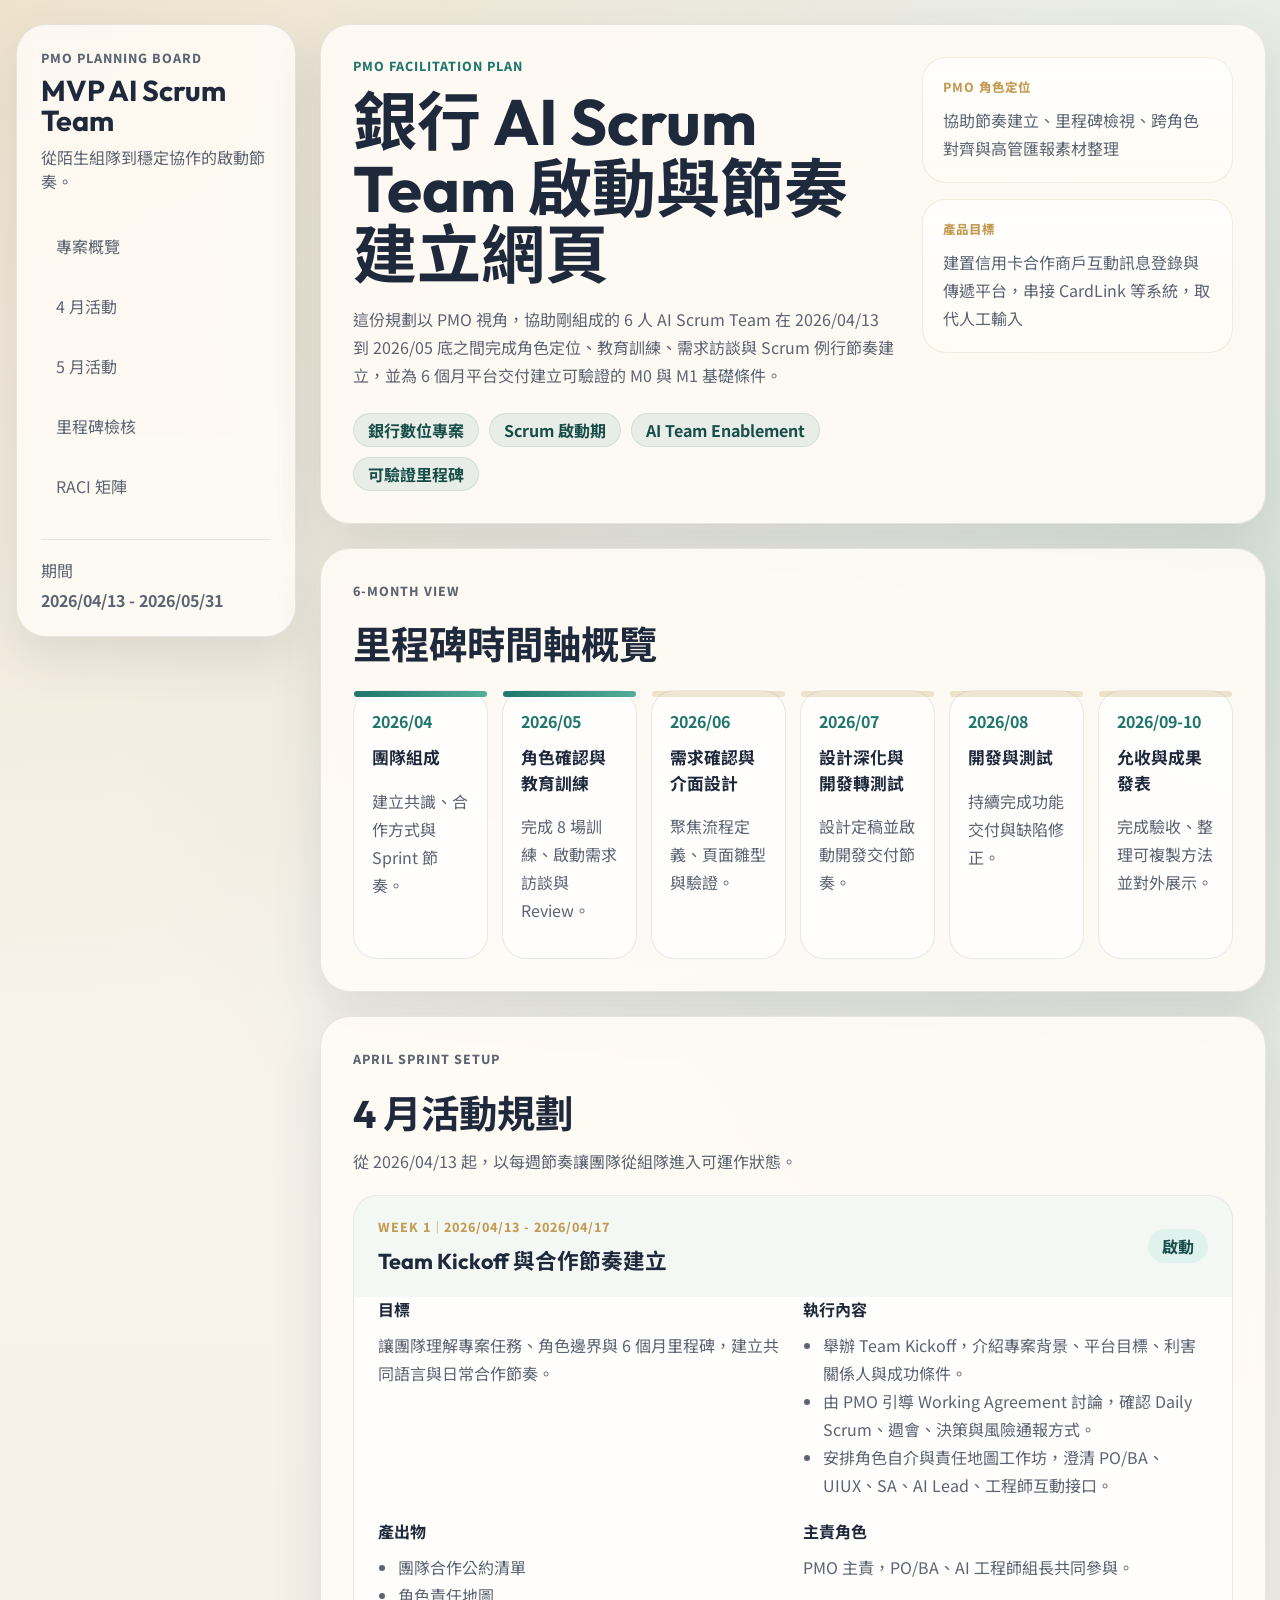
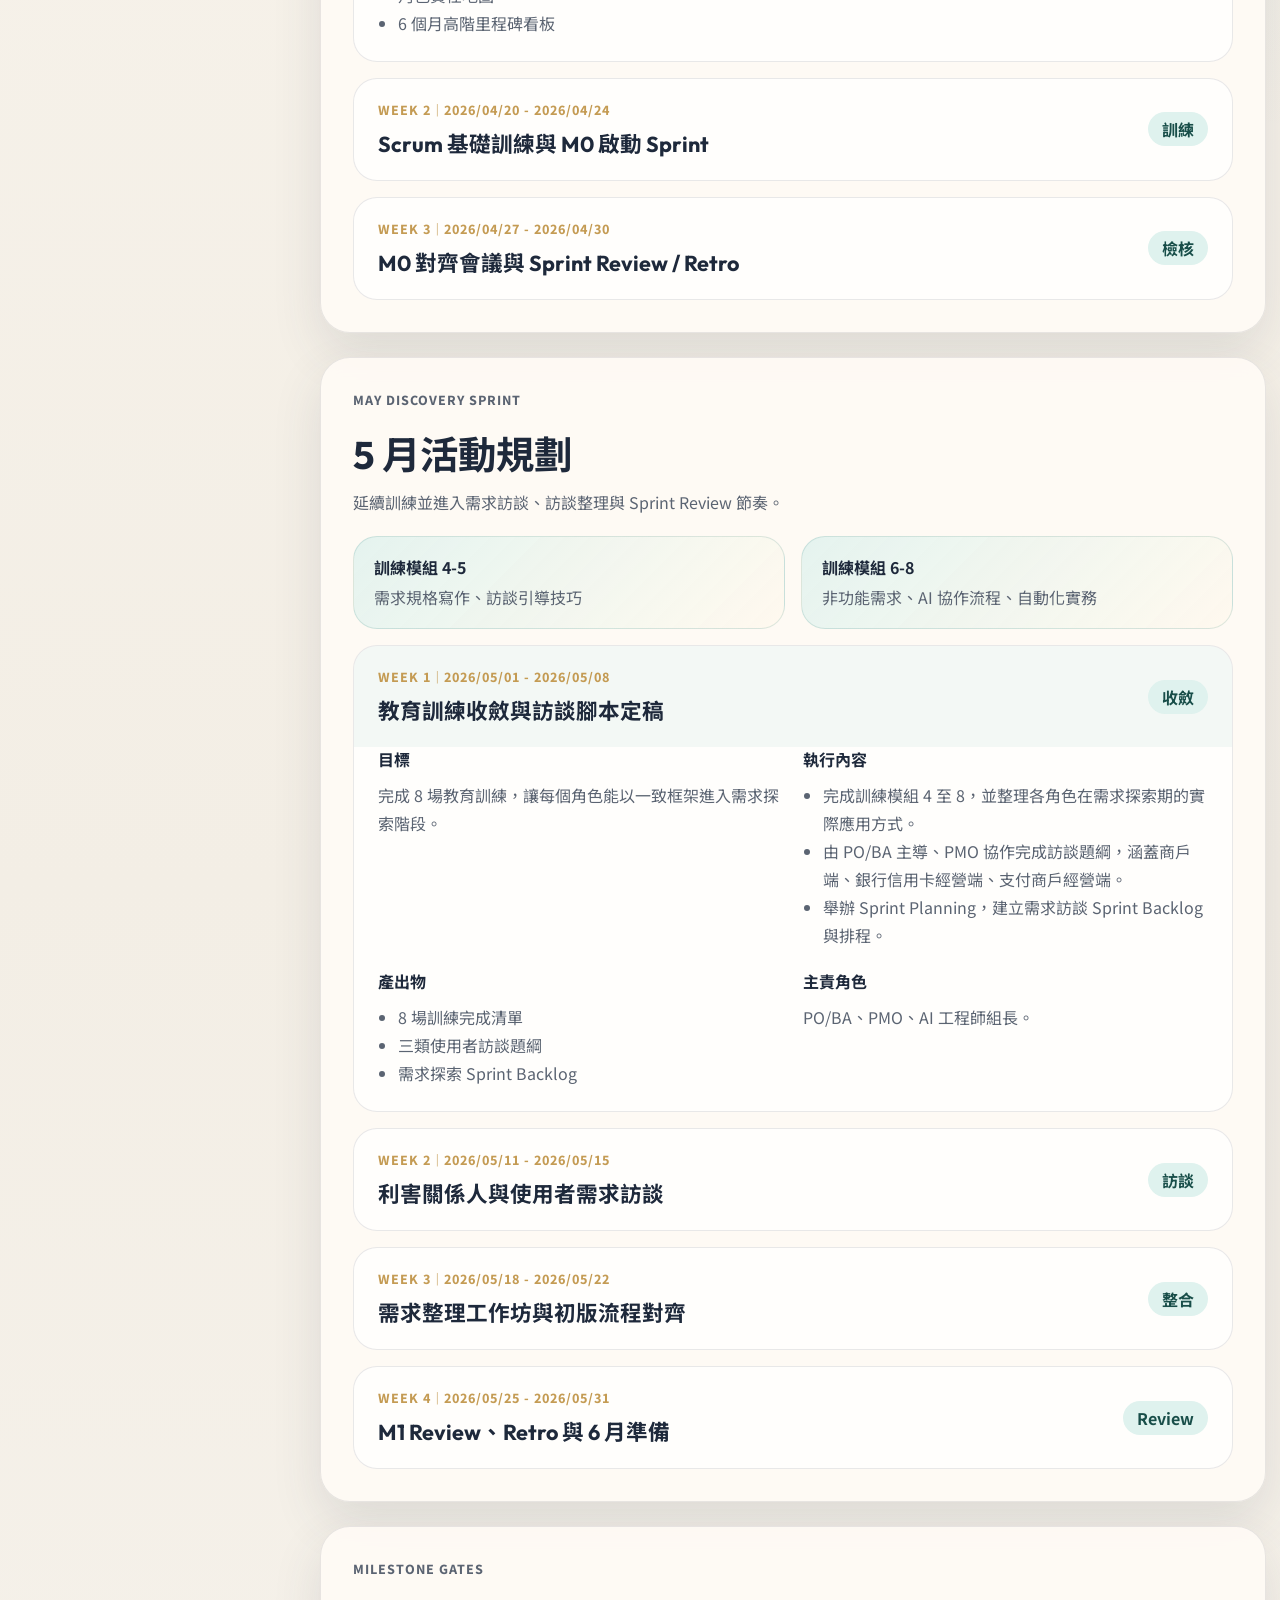
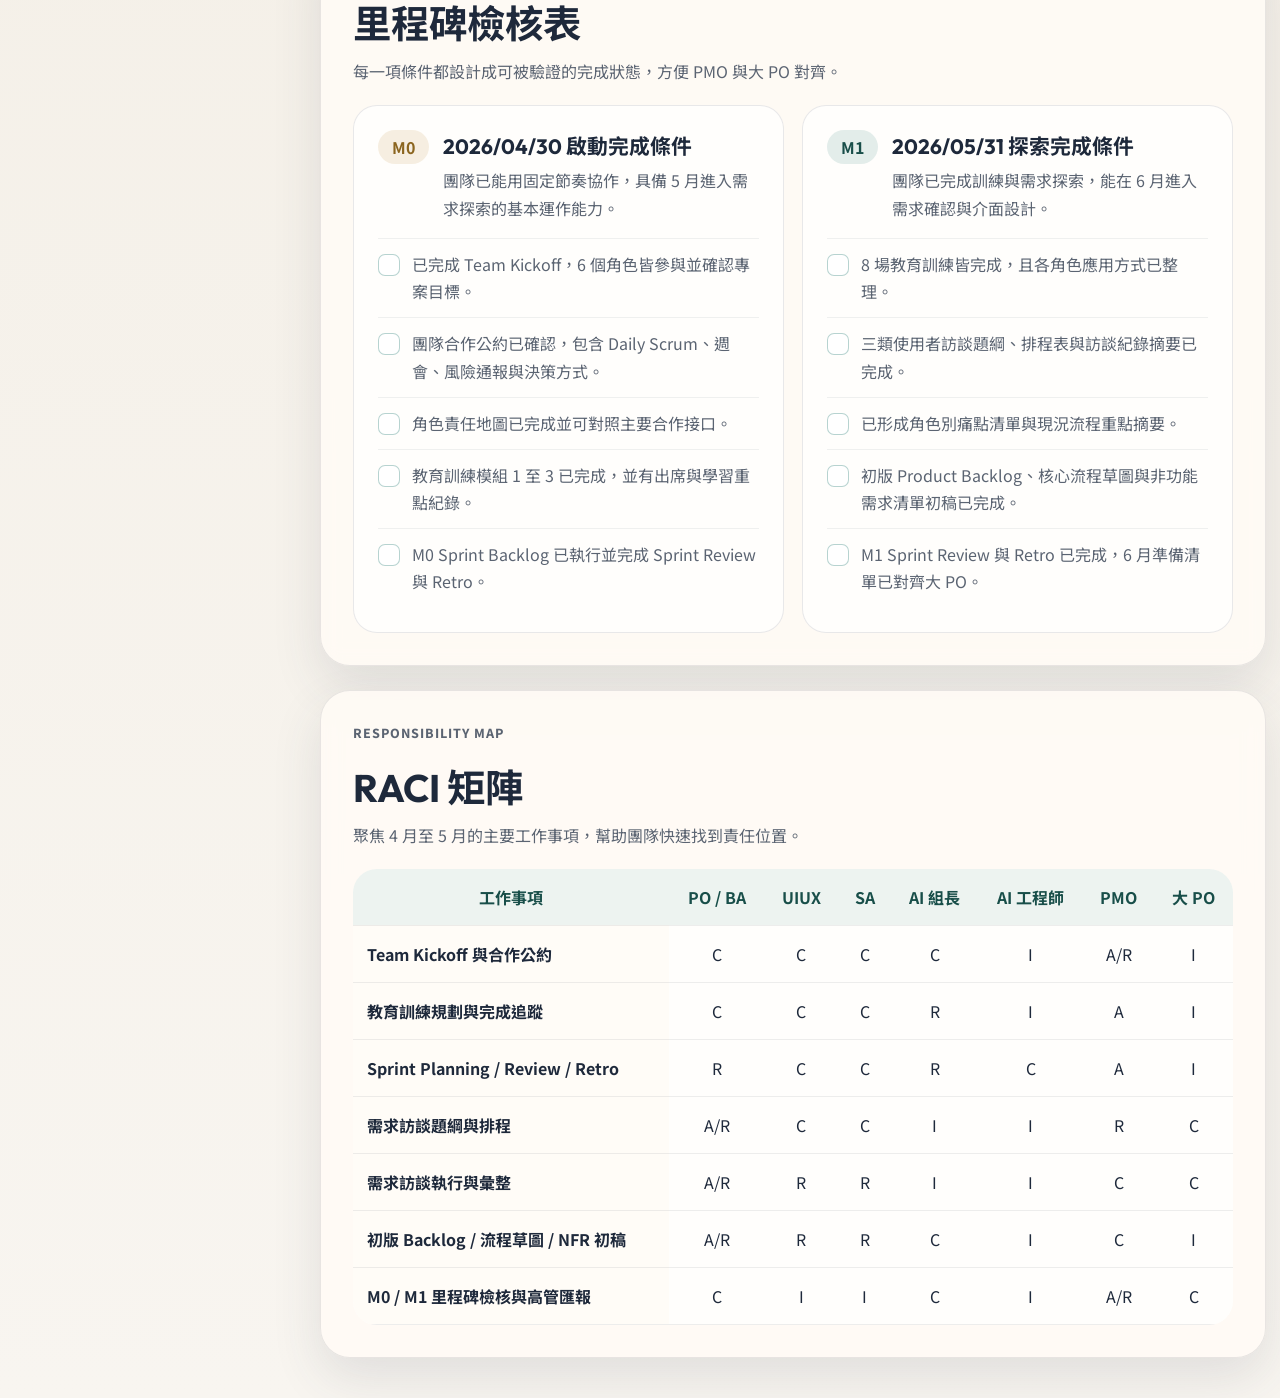
<file: index.html>
﻿<!doctype html>
<html lang="zh-Hant">
<head>
  <meta charset="utf-8">
  <meta name="viewport" content="width=device-width, initial-scale=1">
  <title>MVP AI Scrum Team 活動規劃</title>
  <meta
    name="description"
    content="PMO 規劃的 AI Scrum Team 2026/04/13 至 2026/05 活動單頁網站，含時間軸、活動卡、里程碑與 RACI。"
  >
  <link rel="preconnect" href="https://fonts.googleapis.com">
  <link rel="preconnect" href="https://fonts.gstatic.com" crossorigin>
  <link
    href="https://fonts.googleapis.com/css2?family=Noto+Sans+TC:wght@400;500;700;800&family=Outfit:wght@500;600;700&display=swap"
    rel="stylesheet"
  >
  <style>
    :root {
      color-scheme: light;
      --panel: rgba(255, 251, 245, 0.9);
      --panel-strong: #fffdf8;
      --line: rgba(30, 41, 59, 0.1);
      --line-strong: rgba(20, 76, 73, 0.2);
      --text: #1e293b;
      --muted: #5b6472;
      --accent: #1f766c;
      --accent-deep: #184e49;
      --accent-soft: #dff2ee;
      --gold: #c49b53;
      --shadow: 0 20px 50px rgba(58, 66, 86, 0.12);
      --radius-xl: 30px;
      --radius-lg: 24px;
    }

    * {
      box-sizing: border-box;
    }

    html {
      scroll-behavior: smooth;
    }

    body {
      margin: 0;
      min-height: 100vh;
      color: var(--text);
      font-family: "Noto Sans TC", sans-serif;
      background:
        radial-gradient(circle at top left, rgba(196, 155, 83, 0.22), transparent 22%),
        radial-gradient(circle at right 12%, rgba(31, 118, 108, 0.14), transparent 28%),
        linear-gradient(180deg, #faf6ef 0%, #f3eee5 54%, #f8f5f0 100%);
    }

    a {
      color: inherit;
    }

    .page-shell {
      width: min(1440px, calc(100% - 32px));
      margin: 0 auto;
      padding: 24px 0 40px;
      display: grid;
      grid-template-columns: 280px minmax(0, 1fr);
      gap: 24px;
    }

    .sidebar {
      position: sticky;
      top: 24px;
      align-self: start;
      padding: 24px;
      border: 1px solid var(--line);
      border-radius: var(--radius-xl);
      background: rgba(255, 253, 248, 0.82);
      box-shadow: var(--shadow);
      backdrop-filter: blur(12px);
    }

    .sidebar__brand h1,
    .hero h2,
    .section-heading h3,
    .activity-card h4,
    .check-card h4 {
      font-family: "Outfit", "Noto Sans TC", sans-serif;
    }

    .sidebar__eyebrow,
    .eyebrow,
    .panel-card__label,
    .activity-card__date {
      letter-spacing: 0.08em;
      text-transform: uppercase;
    }

    .sidebar__brand h1 {
      margin: 8px 0 10px;
      font-size: 1.8rem;
      line-height: 1.05;
    }

    .sidebar__brand p,
    .sidebar__meta span,
    .sidebar__meta strong {
      margin: 0;
      color: var(--muted);
    }

    .sidebar__nav {
      display: grid;
      gap: 10px;
      margin: 28px 0;
    }

    .sidebar__nav a {
      padding: 12px 14px;
      border: 1px solid transparent;
      border-radius: 999px;
      text-decoration: none;
      color: var(--muted);
      transition: 180ms ease;
    }

    .sidebar__nav a:hover,
    .sidebar__nav a:focus-visible {
      color: var(--accent-deep);
      border-color: var(--line-strong);
      background: rgba(31, 118, 108, 0.08);
      outline: none;
    }

    .sidebar__meta {
      display: grid;
      gap: 6px;
      padding-top: 18px;
      border-top: 1px solid var(--line);
    }

    .content {
      display: grid;
      gap: 24px;
    }

    .hero,
    .timeline,
    .planning,
    .milestone,
    .raci {
      padding: 32px;
      border: 1px solid var(--line);
      border-radius: var(--radius-xl);
      background: var(--panel);
      box-shadow: var(--shadow);
      backdrop-filter: blur(10px);
    }

    .hero {
      display: grid;
      grid-template-columns: minmax(0, 1.4fr) minmax(280px, 0.8fr);
      gap: 24px;
      align-items: start;
    }

    .eyebrow,
    .sidebar__eyebrow {
      margin: 0;
      color: var(--accent);
      font-size: 0.78rem;
      font-weight: 800;
    }

    .hero h2 {
      margin: 14px 0 0;
      font-size: clamp(2.2rem, 5vw, 4.2rem);
      line-height: 1.04;
    }

    .lead,
    .section-heading p,
    .timeline__item p,
    .panel-card__value,
    .activity-card__body p,
    .check-card__header p {
      color: var(--muted);
      line-height: 1.75;
    }

    .hero__chips {
      display: flex;
      gap: 10px;
      flex-wrap: wrap;
      margin-top: 24px;
    }

    .hero__chips span,
    .activity-card__tag,
    .check-card__badge {
      display: inline-flex;
      align-items: center;
      min-height: 34px;
      padding: 0 14px;
      border-radius: 999px;
      font-weight: 700;
    }

    .hero__chips span {
      color: var(--accent-deep);
      background: rgba(31, 118, 108, 0.09);
      border: 1px solid rgba(31, 118, 108, 0.12);
    }

    .hero__panel {
      display: grid;
      gap: 16px;
    }

    .panel-card {
      padding: 20px;
      border-radius: var(--radius-lg);
      background:
        linear-gradient(180deg, rgba(255, 255, 255, 0.72), rgba(255, 251, 245, 0.98)),
        var(--panel-strong);
      border: 1px solid rgba(196, 155, 83, 0.18);
    }

    .panel-card__label {
      margin: 0 0 10px;
      color: var(--gold);
      font-size: 0.78rem;
      font-weight: 800;
    }

    .panel-card__value {
      margin: 0;
      font-size: 1rem;
    }

    .section-heading {
      margin-bottom: 20px;
    }

    .section-heading h3 {
      margin: 12px 0 8px;
      font-size: clamp(1.6rem, 3vw, 2.6rem);
    }

    .section-heading p {
      margin: 0;
    }

    .timeline__track {
      display: grid;
      grid-template-columns: repeat(6, minmax(0, 1fr));
      gap: 14px;
    }

    .timeline__item {
      position: relative;
      min-height: 190px;
      padding: 18px;
      border-radius: var(--radius-lg);
      background: rgba(255, 255, 255, 0.72);
      border: 1px solid var(--line);
    }

    .timeline__item::before {
      content: "";
      position: absolute;
      inset: 0 auto auto 0;
      width: 100%;
      height: 6px;
      border-radius: 999px;
      background: rgba(196, 155, 83, 0.25);
    }

    .timeline__item.is-current::before {
      background: linear-gradient(90deg, var(--accent), #54ae99);
    }

    .timeline__item span {
      display: block;
      color: var(--accent);
      font-weight: 700;
      margin-bottom: 12px;
    }

    .timeline__item strong {
      display: block;
      font-size: 1.05rem;
      line-height: 1.5;
    }

    .activity-list {
      display: grid;
      gap: 16px;
    }

    .activity-card {
      border: 1px solid var(--line);
      border-radius: var(--radius-lg);
      background: rgba(255, 255, 255, 0.68);
      overflow: hidden;
    }

    .activity-card summary {
      display: flex;
      justify-content: space-between;
      align-items: center;
      gap: 16px;
      padding: 22px 24px;
      cursor: pointer;
      list-style: none;
    }

    .activity-card summary::-webkit-details-marker {
      display: none;
    }

    .activity-card[open] summary {
      background: rgba(31, 118, 108, 0.05);
    }

    .activity-card__date {
      margin: 0 0 8px;
      color: var(--gold);
      font-size: 0.78rem;
      font-weight: 800;
    }

    .activity-card h4 {
      margin: 0;
      font-size: 1.35rem;
    }

    .activity-card__tag {
      flex-shrink: 0;
      color: var(--accent-deep);
      background: var(--accent-soft);
    }

    .activity-card__body {
      display: grid;
      grid-template-columns: repeat(2, minmax(0, 1fr));
      gap: 20px;
      padding: 0 24px 24px;
    }

    .activity-card__body h5 {
      margin: 0 0 10px;
      font-size: 1rem;
    }

    .activity-card__body p,
    .activity-card__body ul {
      margin: 0;
    }

    .activity-card__body ul {
      padding-left: 20px;
      color: var(--muted);
      line-height: 1.75;
    }

    .training-strip {
      display: grid;
      grid-template-columns: repeat(2, minmax(0, 1fr));
      gap: 16px;
      margin-bottom: 16px;
    }

    .training-strip__item {
      padding: 18px 20px;
      border-radius: var(--radius-lg);
      border: 1px solid rgba(31, 118, 108, 0.15);
      background: linear-gradient(135deg, rgba(223, 242, 238, 0.82), rgba(255, 249, 238, 0.9));
    }

    .training-strip__item strong,
    .training-strip__item span {
      display: block;
    }

    .training-strip__item strong {
      margin-bottom: 6px;
    }

    .training-strip__item span {
      color: var(--muted);
      line-height: 1.6;
    }

    .milestone-grid {
      display: grid;
      grid-template-columns: repeat(2, minmax(0, 1fr));
      gap: 18px;
    }

    .check-card {
      padding: 24px;
      border-radius: var(--radius-lg);
      border: 1px solid var(--line);
      background: rgba(255, 255, 255, 0.74);
    }

    .check-card__header {
      display: flex;
      gap: 14px;
      align-items: flex-start;
      margin-bottom: 16px;
    }

    .check-card__badge {
      background: rgba(196, 155, 83, 0.16);
      color: #8b651f;
    }

    .check-card__badge.is-secondary {
      color: var(--accent-deep);
      background: rgba(31, 118, 108, 0.12);
    }

    .check-card h4 {
      margin: 0 0 6px;
      font-size: 1.3rem;
    }

    .check-card__header p {
      margin: 0;
    }

    .check-item {
      display: flex;
      gap: 12px;
      align-items: flex-start;
      padding: 12px 0;
      border-top: 1px solid rgba(30, 41, 59, 0.07);
      cursor: pointer;
    }

    .check-item input {
      appearance: none;
      width: 22px;
      height: 22px;
      margin: 3px 0 0;
      flex-shrink: 0;
      border: 1.5px solid rgba(31, 118, 108, 0.32);
      border-radius: 7px;
      background: #fff;
      display: grid;
      place-items: center;
    }

    .check-item input::after {
      content: "";
      width: 10px;
      height: 10px;
      border-radius: 3px;
      transform: scale(0);
      transition: transform 150ms ease;
      background: var(--accent);
    }

    .check-item input:checked::after {
      transform: scale(1);
    }

    .check-item span {
      color: var(--muted);
      line-height: 1.7;
    }

    .check-item.is-complete span {
      color: var(--text);
    }

    .table-wrap {
      overflow-x: auto;
    }

    table {
      width: 100%;
      border-collapse: collapse;
      min-width: 880px;
      background: rgba(255, 255, 255, 0.72);
      border-radius: var(--radius-lg);
      overflow: hidden;
    }

    thead th {
      background: rgba(31, 118, 108, 0.08);
      color: var(--accent-deep);
    }

    th,
    td {
      padding: 16px 14px;
      border-bottom: 1px solid rgba(30, 41, 59, 0.08);
      text-align: center;
    }

    tbody th {
      text-align: left;
      background: rgba(255, 251, 245, 0.72);
    }

    .reveal {
      opacity: 0;
      transform: translateY(26px);
    }

    .reveal.is-visible {
      animation: reveal-up 700ms cubic-bezier(0.2, 0.8, 0.2, 1) forwards;
    }

    @keyframes reveal-up {
      from {
        opacity: 0;
        transform: translateY(26px);
      }
      to {
        opacity: 1;
        transform: translateY(0);
      }
    }

    @media (max-width: 1180px) {
      .page-shell {
        grid-template-columns: 1fr;
      }

      .sidebar {
        position: relative;
        top: auto;
      }

      .timeline__track {
        grid-template-columns: repeat(3, minmax(0, 1fr));
      }
    }

    @media (max-width: 900px) {
      .hero,
      .activity-card__body,
      .milestone-grid,
      .training-strip {
        grid-template-columns: 1fr;
      }
    }

    @media (max-width: 720px) {
      .page-shell {
        width: min(100%, calc(100% - 20px));
        padding-top: 10px;
      }

      .hero,
      .timeline,
      .planning,
      .milestone,
      .raci,
      .sidebar {
        padding: 22px;
        border-radius: 22px;
      }

      .timeline__track {
        grid-template-columns: 1fr;
      }

      .activity-card summary {
        align-items: flex-start;
        flex-direction: column;
      }
    }
  </style>
</head>
<body>
  <div class="page-shell">
    <aside class="sidebar reveal" aria-label="頁面導覽">
      <div class="sidebar__brand">
        <p class="sidebar__eyebrow">PMO Planning Board</p>
        <h1>MVP AI Scrum Team</h1>
        <p>從陌生組隊到穩定協作的啟動節奏。</p>
      </div>
      <nav class="sidebar__nav">
        <a href="#hero">專案概覽</a>
        <a href="#april">4 月活動</a>
        <a href="#may">5 月活動</a>
        <a href="#milestone">里程碑檢核</a>
        <a href="#raci">RACI 矩陣</a>
      </nav>
      <div class="sidebar__meta">
        <span>期間</span>
        <strong>2026/04/13 - 2026/05/31</strong>
      </div>
    </aside>

    <main class="content">
      <section class="hero reveal" id="hero">
        <div class="hero__copy">
          <p class="eyebrow">PMO Facilitation Plan</p>
          <h2>銀行 AI Scrum Team 啟動與節奏建立網頁</h2>
          <p class="lead">
            這份規劃以 PMO 視角，協助剛組成的 6 人 AI Scrum Team
            在 2026/04/13 到 2026/05 底之間完成角色定位、教育訓練、需求訪談與
            Scrum 例行節奏建立，並為 6 個月平台交付建立可驗證的 M0 與 M1 基礎條件。
          </p>
          <div class="hero__chips">
            <span>銀行數位專案</span>
            <span>Scrum 啟動期</span>
            <span>AI Team Enablement</span>
            <span>可驗證里程碑</span>
          </div>
        </div>
        <div class="hero__panel">
          <div class="panel-card">
            <p class="panel-card__label">PMO 角色定位</p>
            <p class="panel-card__value">
              協助節奏建立、里程碑檢視、跨角色對齊與高管匯報素材整理
            </p>
          </div>
          <div class="panel-card">
            <p class="panel-card__label">產品目標</p>
            <p class="panel-card__value">
              建置信用卡合作商戶互動訊息登錄與傳遞平台，串接 CardLink 等系統，取代人工輸入
            </p>
          </div>
        </div>
      </section>

      <section class="timeline reveal">
        <div class="section-heading">
          <p class="eyebrow">6-Month View</p>
          <h3>里程碑時間軸概覽</h3>
        </div>
        <div class="timeline__track">
          <article class="timeline__item is-current">
            <span>2026/04</span>
            <strong>團隊組成</strong>
            <p>建立共識、合作方式與 Sprint 節奏。</p>
          </article>
          <article class="timeline__item is-current">
            <span>2026/05</span>
            <strong>角色確認與教育訓練</strong>
            <p>完成 8 場訓練、啟動需求訪談與 Review。</p>
          </article>
          <article class="timeline__item">
            <span>2026/06</span>
            <strong>需求確認與介面設計</strong>
            <p>聚焦流程定義、頁面雛型與驗證。</p>
          </article>
          <article class="timeline__item">
            <span>2026/07</span>
            <strong>設計深化與開發轉測試</strong>
            <p>設計定稿並啟動開發交付節奏。</p>
          </article>
          <article class="timeline__item">
            <span>2026/08</span>
            <strong>開發與測試</strong>
            <p>持續完成功能交付與缺陷修正。</p>
          </article>
          <article class="timeline__item">
            <span>2026/09-10</span>
            <strong>允收與成果發表</strong>
            <p>完成驗收、整理可複製方法並對外展示。</p>
          </article>
        </div>
      </section>

      <section class="planning reveal" id="april">
        <div class="section-heading">
          <p class="eyebrow">April Sprint Setup</p>
          <h3>4 月活動規劃</h3>
          <p>從 2026/04/13 起，以每週節奏讓團隊從組隊進入可運作狀態。</p>
        </div>
        <div class="activity-list">
          <details class="activity-card" open>
            <summary>
              <div>
                <p class="activity-card__date">Week 1｜2026/04/13 - 2026/04/17</p>
                <h4>Team Kickoff 與合作節奏建立</h4>
              </div>
              <span class="activity-card__tag">啟動</span>
            </summary>
            <div class="activity-card__body">
              <div>
                <h5>目標</h5>
                <p>讓團隊理解專案任務、角色邊界與 6 個月里程碑，建立共同語言與日常合作節奏。</p>
              </div>
              <div>
                <h5>執行內容</h5>
                <ul>
                  <li>舉辦 Team Kickoff，介紹專案背景、平台目標、利害關係人與成功條件。</li>
                  <li>由 PMO 引導 Working Agreement 討論，確認 Daily Scrum、週會、決策與風險通報方式。</li>
                  <li>安排角色自介與責任地圖工作坊，澄清 PO/BA、UIUX、SA、AI Lead、工程師互動接口。</li>
                </ul>
              </div>
              <div>
                <h5>產出物</h5>
                <ul>
                  <li>團隊合作公約清單</li>
                  <li>角色責任地圖</li>
                  <li>6 個月高階里程碑看板</li>
                </ul>
              </div>
              <div>
                <h5>主責角色</h5>
                <p>PMO 主責，PO/BA、AI 工程師組長共同參與。</p>
              </div>
            </div>
          </details>

          <details class="activity-card">
            <summary>
              <div>
                <p class="activity-card__date">Week 2｜2026/04/20 - 2026/04/24</p>
                <h4>Scrum 基礎訓練與 M0 啟動 Sprint</h4>
              </div>
              <span class="activity-card__tag">訓練</span>
            </summary>
            <div class="activity-card__body">
              <div>
                <h5>目標</h5>
                <p>建立 Scrum 最小共同認知，讓團隊開始用 Sprint 方式運作並追蹤啟動期待辦。</p>
              </div>
              <div>
                <h5>執行內容</h5>
                <ul>
                  <li>完成教育訓練模組 1 至 3：Scrum 框架、需求拆解概念、跨角色協作模式。</li>
                  <li>舉辦 Sprint Planning，建立 M0 啟動 Sprint 待辦並為每項工作指定 owner。</li>
                  <li>開始固定 Daily Scrum，由 PMO 觀察節奏並協助障礙排除。</li>
                </ul>
              </div>
              <div>
                <h5>產出物</h5>
                <ul>
                  <li>M0 Sprint Backlog</li>
                  <li>訓練出席與學習重點紀錄</li>
                  <li>風險與阻礙清單</li>
                </ul>
              </div>
              <div>
                <h5>主責角色</h5>
                <p>PMO、AI 工程師組長。</p>
              </div>
            </div>
          </details>

          <details class="activity-card">
            <summary>
              <div>
                <p class="activity-card__date">Week 3｜2026/04/27 - 2026/04/30</p>
                <h4>M0 對齊會議與 Sprint Review / Retro</h4>
              </div>
              <span class="activity-card__tag">檢核</span>
            </summary>
            <div class="activity-card__body">
              <div>
                <h5>目標</h5>
                <p>確認啟動期產出已形成可運作的團隊基礎，並對大 PO 呈現目前狀態與下階段準備度。</p>
              </div>
              <div>
                <h5>執行內容</h5>
                <ul>
                  <li>進行 Sprint Review，展示合作公約、責任地圖、Sprint 節奏與訓練完成情形。</li>
                  <li>召開 Retrospective，整理初期協作摩擦點、資訊斷點與後續改善行動。</li>
                  <li>由 PMO 與大 PO 對齊 M0 檢核結果與 5 月重點安排。</li>
                </ul>
              </div>
              <div>
                <h5>產出物</h5>
                <ul>
                  <li>M0 里程碑檢核結果</li>
                  <li>Sprint Review 展示頁</li>
                  <li>Retro 改善行動清單</li>
                </ul>
              </div>
              <div>
                <h5>主責角色</h5>
                <p>PMO 主責，大 PO、全體團隊參與。</p>
              </div>
            </div>
          </details>
        </div>
      </section>

      <section class="planning reveal" id="may">
        <div class="section-heading">
          <p class="eyebrow">May Discovery Sprint</p>
          <h3>5 月活動規劃</h3>
          <p>延續訓練並進入需求訪談、訪談整理與 Sprint Review 節奏。</p>
        </div>
        <div class="training-strip">
          <div class="training-strip__item">
            <strong>訓練模組 4-5</strong>
            <span>需求規格寫作、訪談引導技巧</span>
          </div>
          <div class="training-strip__item">
            <strong>訓練模組 6-8</strong>
            <span>非功能需求、AI 協作流程、自動化實務</span>
          </div>
        </div>
        <div class="activity-list">
          <details class="activity-card" open>
            <summary>
              <div>
                <p class="activity-card__date">Week 1｜2026/05/01 - 2026/05/08</p>
                <h4>教育訓練收斂與訪談腳本定稿</h4>
              </div>
              <span class="activity-card__tag">收斂</span>
            </summary>
            <div class="activity-card__body">
              <div>
                <h5>目標</h5>
                <p>完成 8 場教育訓練，讓每個角色能以一致框架進入需求探索階段。</p>
              </div>
              <div>
                <h5>執行內容</h5>
                <ul>
                  <li>完成訓練模組 4 至 8，並整理各角色在需求探索期的實際應用方式。</li>
                  <li>由 PO/BA 主導、PMO 協作完成訪談題綱，涵蓋商戶端、銀行信用卡經營端、支付商戶經營端。</li>
                  <li>舉辦 Sprint Planning，建立需求訪談 Sprint Backlog 與排程。</li>
                </ul>
              </div>
              <div>
                <h5>產出物</h5>
                <ul>
                  <li>8 場訓練完成清單</li>
                  <li>三類使用者訪談題綱</li>
                  <li>需求探索 Sprint Backlog</li>
                </ul>
              </div>
              <div>
                <h5>主責角色</h5>
                <p>PO/BA、PMO、AI 工程師組長。</p>
              </div>
            </div>
          </details>

          <details class="activity-card">
            <summary>
              <div>
                <p class="activity-card__date">Week 2｜2026/05/11 - 2026/05/15</p>
                <h4>利害關係人與使用者需求訪談</h4>
              </div>
              <span class="activity-card__tag">訪談</span>
            </summary>
            <div class="activity-card__body">
              <div>
                <h5>目標</h5>
                <p>透過訪談掌握人工輸入現況、訊息登錄流程、資料傳遞節點與未來平台關鍵需求。</p>
              </div>
              <div>
                <h5>執行內容</h5>
                <ul>
                  <li>安排大 PO、銀行信用卡經營人員、支付商戶經營人員及合作商戶代表訪談時段。</li>
                  <li>PO/BA 主訪、UIUX 與 SA 陪訪，分別收集流程痛點、畫面需求與非功能條件。</li>
                  <li>PMO 每日彙整訪談阻礙與待確認事項，確保 Sprint 內可持續推進。</li>
                </ul>
              </div>
              <div>
                <h5>產出物</h5>
                <ul>
                  <li>訪談排程表</li>
                  <li>角色別痛點清單</li>
                  <li>現況流程重點摘要</li>
                </ul>
              </div>
              <div>
                <h5>主責角色</h5>
                <p>PO/BA 主責，PMO 協調，UIUX 與 SA 共同參與。</p>
              </div>
            </div>
          </details>

          <details class="activity-card">
            <summary>
              <div>
                <p class="activity-card__date">Week 3｜2026/05/18 - 2026/05/22</p>
                <h4>需求整理工作坊與初版流程對齊</h4>
              </div>
              <span class="activity-card__tag">整合</span>
            </summary>
            <div class="activity-card__body">
              <div>
                <h5>目標</h5>
                <p>把訪談資訊轉為可追蹤的需求主題與角色分工，為 6 月需求確認與 UI 設計鋪路。</p>
              </div>
              <div>
                <h5>執行內容</h5>
                <ul>
                  <li>進行需求整理工作坊，萃取高頻痛點、資料節點與關鍵作業情境。</li>
                  <li>PO/BA 建立初版 Product Backlog，UIUX 畫出核心流程草圖，SA 補充非功能需求輪廓。</li>
                  <li>AI 工程師組長盤點 AI 團隊自動化作業可行範圍，支持後續交付節奏。</li>
                </ul>
              </div>
              <div>
                <h5>產出物</h5>
                <ul>
                  <li>初版 Product Backlog</li>
                  <li>核心流程草圖</li>
                  <li>非功能需求清單初稿</li>
                </ul>
              </div>
              <div>
                <h5>主責角色</h5>
                <p>PO/BA、UIUX、SA、AI 工程師組長。</p>
              </div>
            </div>
          </details>

          <details class="activity-card">
            <summary>
              <div>
                <p class="activity-card__date">Week 4｜2026/05/25 - 2026/05/31</p>
                <h4>M1 Review、Retro 與 6 月準備</h4>
              </div>
              <span class="activity-card__tag">Review</span>
            </summary>
            <div class="activity-card__body">
              <div>
                <h5>目標</h5>
                <p>確認 5 月底已形成可驗證的需求探索成果，並建立 6 月需求確認與介面設計的進場條件。</p>
              </div>
              <div>
                <h5>執行內容</h5>
                <ul>
                  <li>舉辦 Sprint Review，向大 PO 展示訓練完成、訪談成果、Backlog 與流程草圖。</li>
                  <li>進行 Retro，調整訪談節奏、紀錄品質與跨角色協作方式。</li>
                  <li>由 PMO 統整 M1 達成度、未決議題與 6 月行動清單。</li>
                </ul>
              </div>
              <div>
                <h5>產出物</h5>
                <ul>
                  <li>M1 里程碑檢核結果</li>
                  <li>Sprint Review 展示摘要</li>
                  <li>6 月需求確認準備清單</li>
                </ul>
              </div>
              <div>
                <h5>主責角色</h5>
                <p>PMO 主責，全體團隊與大 PO 共同參與。</p>
              </div>
            </div>
          </details>
        </div>
      </section>

      <section class="milestone reveal" id="milestone">
        <div class="section-heading">
          <p class="eyebrow">Milestone Gates</p>
          <h3>里程碑檢核表</h3>
          <p>每一項條件都設計成可被驗證的完成狀態，方便 PMO 與大 PO 對齊。</p>
        </div>
        <div class="milestone-grid">
          <article class="check-card">
            <div class="check-card__header">
              <span class="check-card__badge">M0</span>
              <div>
                <h4>2026/04/30 啟動完成條件</h4>
                <p>團隊已能用固定節奏協作，具備 5 月進入需求探索的基本運作能力。</p>
              </div>
            </div>
            <label class="check-item"><input type="checkbox"><span>已完成 Team Kickoff，6 個角色皆參與並確認專案目標。</span></label>
            <label class="check-item"><input type="checkbox"><span>團隊合作公約已確認，包含 Daily Scrum、週會、風險通報與決策方式。</span></label>
            <label class="check-item"><input type="checkbox"><span>角色責任地圖已完成並可對照主要合作接口。</span></label>
            <label class="check-item"><input type="checkbox"><span>教育訓練模組 1 至 3 已完成，並有出席與學習重點紀錄。</span></label>
            <label class="check-item"><input type="checkbox"><span>M0 Sprint Backlog 已執行並完成 Sprint Review 與 Retro。</span></label>
          </article>

          <article class="check-card">
            <div class="check-card__header">
              <span class="check-card__badge is-secondary">M1</span>
              <div>
                <h4>2026/05/31 探索完成條件</h4>
                <p>團隊已完成訓練與需求探索，能在 6 月進入需求確認與介面設計。</p>
              </div>
            </div>
            <label class="check-item"><input type="checkbox"><span>8 場教育訓練皆完成，且各角色應用方式已整理。</span></label>
            <label class="check-item"><input type="checkbox"><span>三類使用者訪談題綱、排程表與訪談紀錄摘要已完成。</span></label>
            <label class="check-item"><input type="checkbox"><span>已形成角色別痛點清單與現況流程重點摘要。</span></label>
            <label class="check-item"><input type="checkbox"><span>初版 Product Backlog、核心流程草圖與非功能需求清單初稿已完成。</span></label>
            <label class="check-item"><input type="checkbox"><span>M1 Sprint Review 與 Retro 已完成，6 月準備清單已對齊大 PO。</span></label>
          </article>
        </div>
      </section>

      <section class="raci reveal" id="raci">
        <div class="section-heading">
          <p class="eyebrow">Responsibility Map</p>
          <h3>RACI 矩陣</h3>
          <p>聚焦 4 月至 5 月的主要工作事項，幫助團隊快速找到責任位置。</p>
        </div>
        <div class="table-wrap">
          <table>
            <thead>
              <tr>
                <th>工作事項</th>
                <th>PO / BA</th>
                <th>UIUX</th>
                <th>SA</th>
                <th>AI 組長</th>
                <th>AI 工程師</th>
                <th>PMO</th>
                <th>大 PO</th>
              </tr>
            </thead>
            <tbody>
              <tr>
                <th>Team Kickoff 與合作公約</th>
                <td>C</td>
                <td>C</td>
                <td>C</td>
                <td>C</td>
                <td>I</td>
                <td>A/R</td>
                <td>I</td>
              </tr>
              <tr>
                <th>教育訓練規劃與完成追蹤</th>
                <td>C</td>
                <td>C</td>
                <td>C</td>
                <td>R</td>
                <td>I</td>
                <td>A</td>
                <td>I</td>
              </tr>
              <tr>
                <th>Sprint Planning / Review / Retro</th>
                <td>R</td>
                <td>C</td>
                <td>C</td>
                <td>R</td>
                <td>C</td>
                <td>A</td>
                <td>I</td>
              </tr>
              <tr>
                <th>需求訪談題綱與排程</th>
                <td>A/R</td>
                <td>C</td>
                <td>C</td>
                <td>I</td>
                <td>I</td>
                <td>R</td>
                <td>C</td>
              </tr>
              <tr>
                <th>需求訪談執行與彙整</th>
                <td>A/R</td>
                <td>R</td>
                <td>R</td>
                <td>I</td>
                <td>I</td>
                <td>C</td>
                <td>C</td>
              </tr>
              <tr>
                <th>初版 Backlog / 流程草圖 / NFR 初稿</th>
                <td>A/R</td>
                <td>R</td>
                <td>R</td>
                <td>C</td>
                <td>I</td>
                <td>C</td>
                <td>I</td>
              </tr>
              <tr>
                <th>M0 / M1 里程碑檢核與高管匯報</th>
                <td>C</td>
                <td>I</td>
                <td>I</td>
                <td>C</td>
                <td>I</td>
                <td>A/R</td>
                <td>C</td>
              </tr>
            </tbody>
          </table>
        </div>
      </section>
    </main>
  </div>
  <script>
    const revealItems = document.querySelectorAll(".reveal");

    const revealObserver = new IntersectionObserver(
      (entries) => {
        entries.forEach((entry, index) => {
          if (!entry.isIntersecting) {
            return;
          }

          const element = entry.target;
          element.style.animationDelay = `${index * 80}ms`;
          element.classList.add("is-visible");
          revealObserver.unobserve(element);
        });
      },
      {
        threshold: 0.18,
      }
    );

    revealItems.forEach((item) => revealObserver.observe(item));

    document.querySelectorAll(".check-item input").forEach((input) => {
      const wrapper = input.closest(".check-item");

      const syncState = () => {
        wrapper.classList.toggle("is-complete", input.checked);
      };

      input.addEventListener("change", syncState);
      syncState();
    });
  </script>
</body>
</html>
</file>
